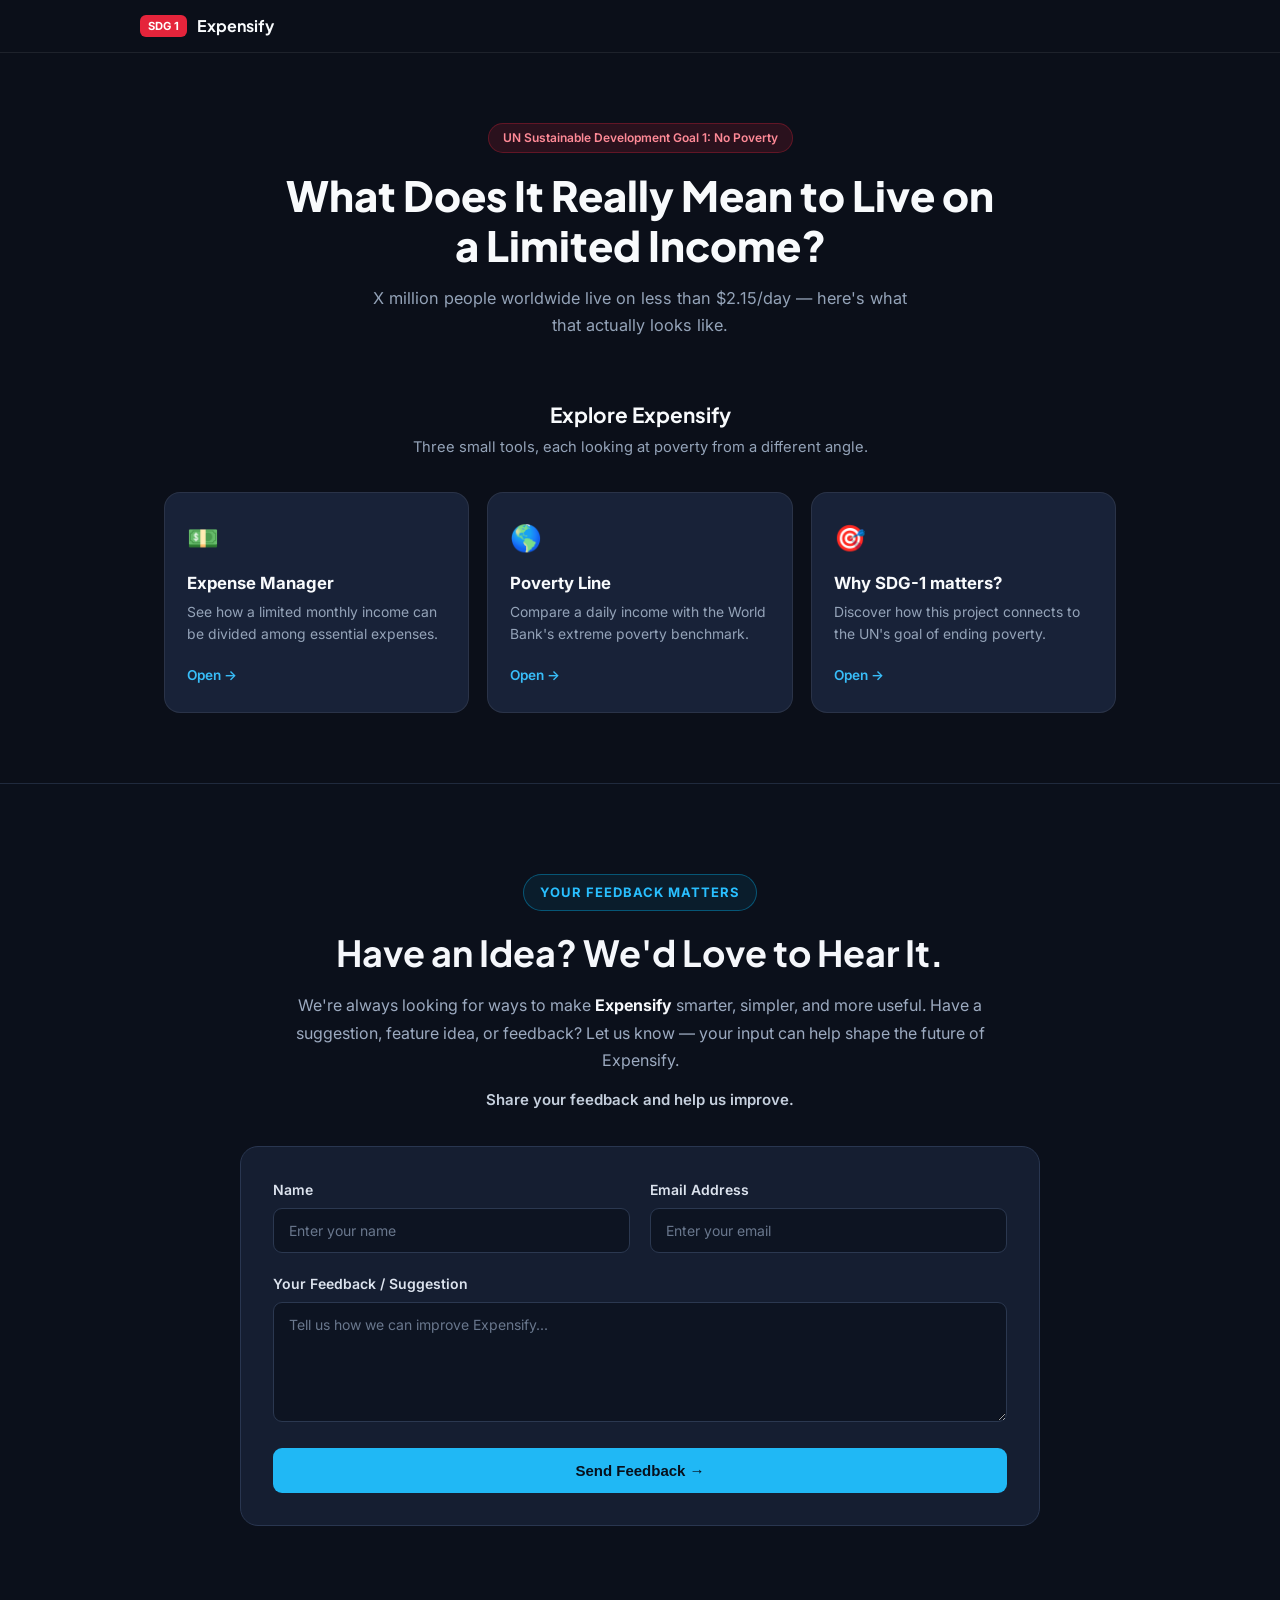
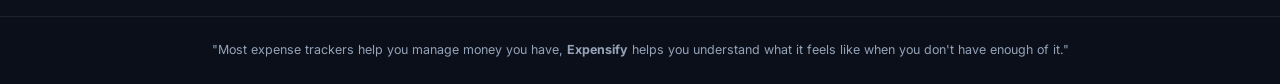
<file: index.html>
<!DOCTYPE html>
<html lang="en">
<head>
  <meta charset="UTF-8" />
  <meta name="viewport" content="width=device-width, initial-scale=1.0" />
  <title>Expensify — SDG 1</title>

  <link rel="preconnect" href="https://fonts.googleapis.com">
  <link rel="preconnect" href="https://fonts.gstatic.com" crossorigin>
  <link href="https://fonts.googleapis.com/css2?family=Plus+Jakarta+Sans:wght@700;800&family=Inter:wght@400;500;600;700&display=swap" rel="stylesheet">

  <link rel="stylesheet" href="style.css" />
</head>
<body>

  <header class="site-nav">
    <div class="nav-inner">
      <a href="index.html" class="brand-group">
        <span class="sdg-badge">SDG 1</span>
        <span class="brand-title">Expensify</span>
      </a>
    </div>
  </header>

  <section class="hero-main">
    <div class="hero-box">UN Sustainable Development Goal 1: No Poverty</div>
    <h1 class="hero-headline">What Does It Really Mean to Live on a Limited Income?</h1>
    <p class="hero-description">
      X million people worldwide live on less than $2.15/day — here's what that actually looks like.
    </p>
  </section>

  <section class="features-section">
    <h2 class="features-heading">Explore Expensify</h2>
    <p class="features-subheading">Three small tools, each looking at poverty from a different angle.</p>

    <div class="feature-grid">
      <a href="dashboard.html" class="feature-card">
        <span class="feature-icon">&#128181;</span>
        <div class="feature-title">Expense Manager</div>
        <p class="feature-desc">See how a limited monthly income can be divided among essential expenses.</p>
        <span class="feature-cta">Open &rarr;</span>
      </a>

      <a href="poverty.html" class="feature-card">
        <span class="feature-icon">&#127758;</span>
        <div class="feature-title">Poverty Line</div>
        <p class="feature-desc">Compare a daily income with the World Bank's extreme poverty benchmark.</p>
        <span class="feature-cta">Open &rarr;</span>
      </a>

      <a href="about.html" class="feature-card">
        <span class="feature-icon">&#127919;</span>
        <div class="feature-title">Why SDG-1 matters?</div>
        <p class="feature-desc">Discover how this project connects to the UN's goal of ending poverty.</p>
        <span class="feature-cta">Open &rarr;</span>
      </a>
    </div>
  </section>
  <!-- Feedback Section -->
<section class="feedback-section">

    <div class="feedback-content">

        <span class="feedback-tag">YOUR FEEDBACK MATTERS</span>

        <h2>Have an Idea? We'd Love to Hear It.</h2>

        <p class="feedback-description">
            We're always looking for ways to make <strong>Expensify</strong>
            smarter, simpler, and more useful. Have a suggestion, feature
            idea, or feedback? Let us know — your input can help shape
            the future of Expensify.
        </p>

        <p class="feedback-subtext">
            Share your feedback and help us improve.
        </p>

        <form class="feedback-form" id="feedbackForm">

            <div class="input-row">

                <div class="input-group">
                    <label for="name">Name</label>
                    <input 
                        type="text" 
                        id="name" 
                        placeholder="Enter your name"
                        required
                    >
                </div>

                <div class="input-group">
                    <label for="email">Email Address</label>
                    <input 
                        type="email" 
                        id="email" 
                        placeholder="Enter your email"
                        required
                    >
                </div>

            </div>

            <div class="input-group">
                <label for="feedback">Your Feedback / Suggestion</label>

                <textarea 
                    id="feedback"
                    rows="5"
                    placeholder="Tell us how we can improve Expensify..."
                    required
                ></textarea>
            </div>

            <button type="submit" class="feedback-button">
                Send Feedback →
            </button>

        </form>
</section>

  <footer class="site-footer">
    
    "Most expense trackers help you manage money you have, <strong>Expensify</strong> helps you understand what it feels like when you don't have enough of it."
    </form>
  </footer>

</body>
</html>
</file>
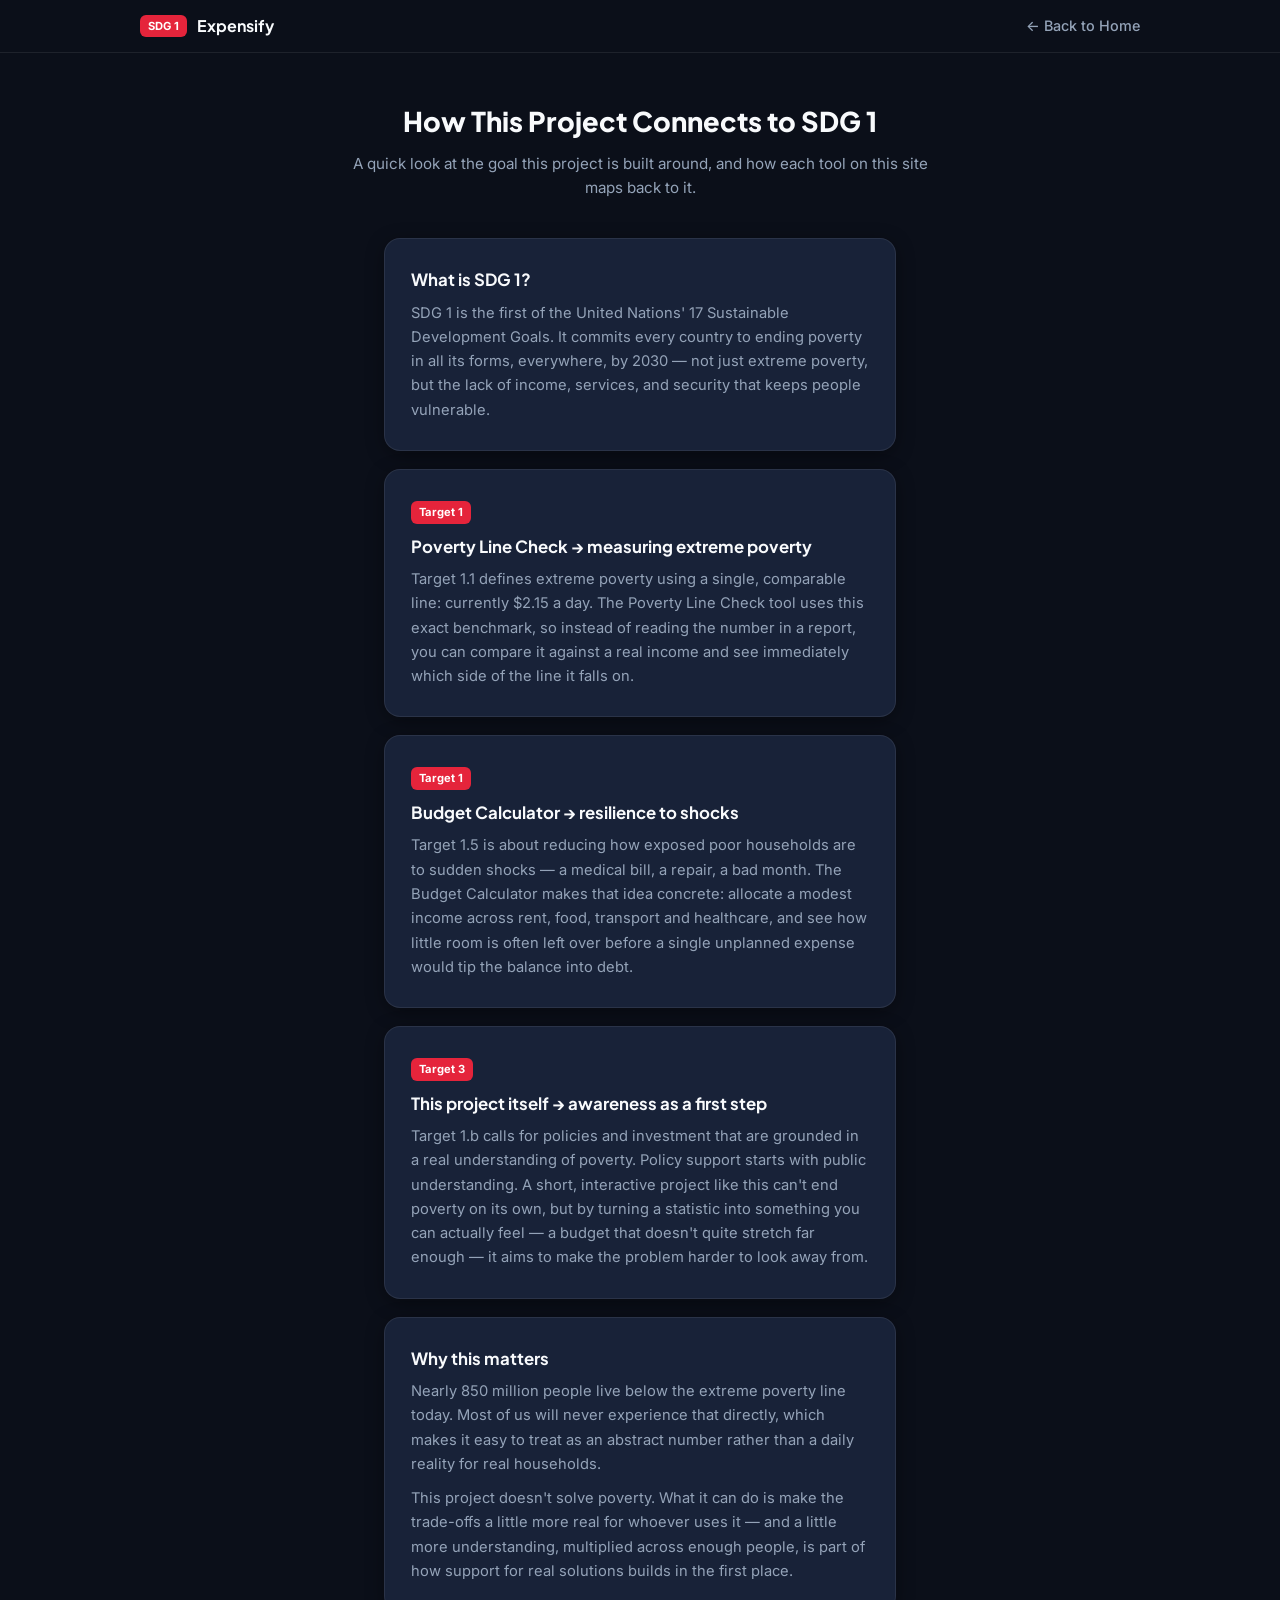
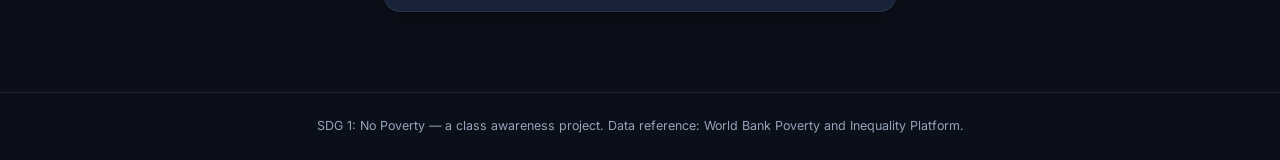
<file: about.html>
<!DOCTYPE html>
<html lang="en">
<head>
  <meta charset="UTF-8" />
  <meta name="viewport" content="width=device-width, initial-scale=1.0" />
  <title>SDG 1 Connection — Understanding Poverty</title>

  <link rel="preconnect" href="https://fonts.googleapis.com">
  <link rel="preconnect" href="https://fonts.gstatic.com" crossorigin>
  <link href="https://fonts.googleapis.com/css2?family=Plus+Jakarta+Sans:wght@700;800&family=Inter:wght@400;500;600;700&display=swap" rel="stylesheet">

  <link rel="stylesheet" href="style.css" />
</head>
<body>

  <header class="site-nav">
    <div class="nav-inner">
      <a href="index.html" class="brand-group">
        <span class="sdg-badge">SDG 1</span>
        <span class="brand-title">Expensify</span>
      </a>
      <a href="index.html" class="nav-link">&larr; Back to Home</a>
    </div>
  </header>

  <div class="page-header">
    <h1>How This Project Connects to SDG 1</h1>
    <p>A quick look at the goal this project is built around, and how each tool on this site maps back to it.</p>
  </div>

  <div class="page-content">

    <div class="tool-card">
      <h3>What is SDG 1?</h3>
      <p>
        SDG 1 is the first of the United Nations' 17 Sustainable Development Goals.
        It commits every country to ending poverty in all its forms, everywhere, by 2030
        &mdash; not just extreme poverty, but the lack of income, services, and security
        that keeps people vulnerable.
      </p>
    </div>

    <div class="tool-card">
      <span class="sdg-badge">Target 1</span>
      <h3>Poverty Line Check &rarr; measuring extreme poverty</h3>
      <p>
        Target 1.1 defines extreme poverty using a single, comparable line: currently
        $2.15 a day. The Poverty Line Check tool uses this exact benchmark, so instead
        of reading the number in a report, you can compare it against a real income
        and see immediately which side of the line it falls on.
      </p>
    </div>

    <div class="tool-card">
      <span class="sdg-badge">Target 1</span>
      <h3>Budget Calculator &rarr; resilience to shocks</h3>
      <p>
        Target 1.5 is about reducing how exposed poor households are to sudden shocks
        &mdash; a medical bill, a repair, a bad month. The Budget Calculator makes that
        idea concrete: allocate a modest income across rent, food, transport and
        healthcare, and see how little room is often left over before a single
        unplanned expense would tip the balance into debt.
      </p>
    </div>

    <div class="tool-card">
      <span class="sdg-badge">Target 3</span>
      <h3>This project itself &rarr; awareness as a first step</h3>
      <p>
        Target 1.b calls for policies and investment that are grounded in a real
        understanding of poverty. Policy support starts with public understanding.
        A short, interactive project like this can't end poverty on its own, but by
        turning a statistic into something you can actually feel &mdash; a budget that
        doesn't quite stretch far enough &mdash; it aims to make the problem harder to
        look away from.
      </p>
    </div>

    <div class="tool-card">
      <h3>Why this matters</h3>
      <p>
        Nearly 850 million people live below the extreme poverty line today. Most of
        us will never experience that directly, which makes it easy to treat as an
        abstract number rather than a daily reality for real households.
      </p>
      <p>
        This project doesn't solve poverty. What it can do is make the trade-offs a
        little more real for whoever uses it &mdash; and a little more understanding,
        multiplied across enough people, is part of how support for real solutions
        builds in the first place.
      </p>
    </div>

  </div>

  <footer class="site-footer">
    SDG 1: No Poverty &mdash; a class awareness project. Data reference: World Bank Poverty and Inequality Platform.
  </footer>

</body>
</html>
</file>
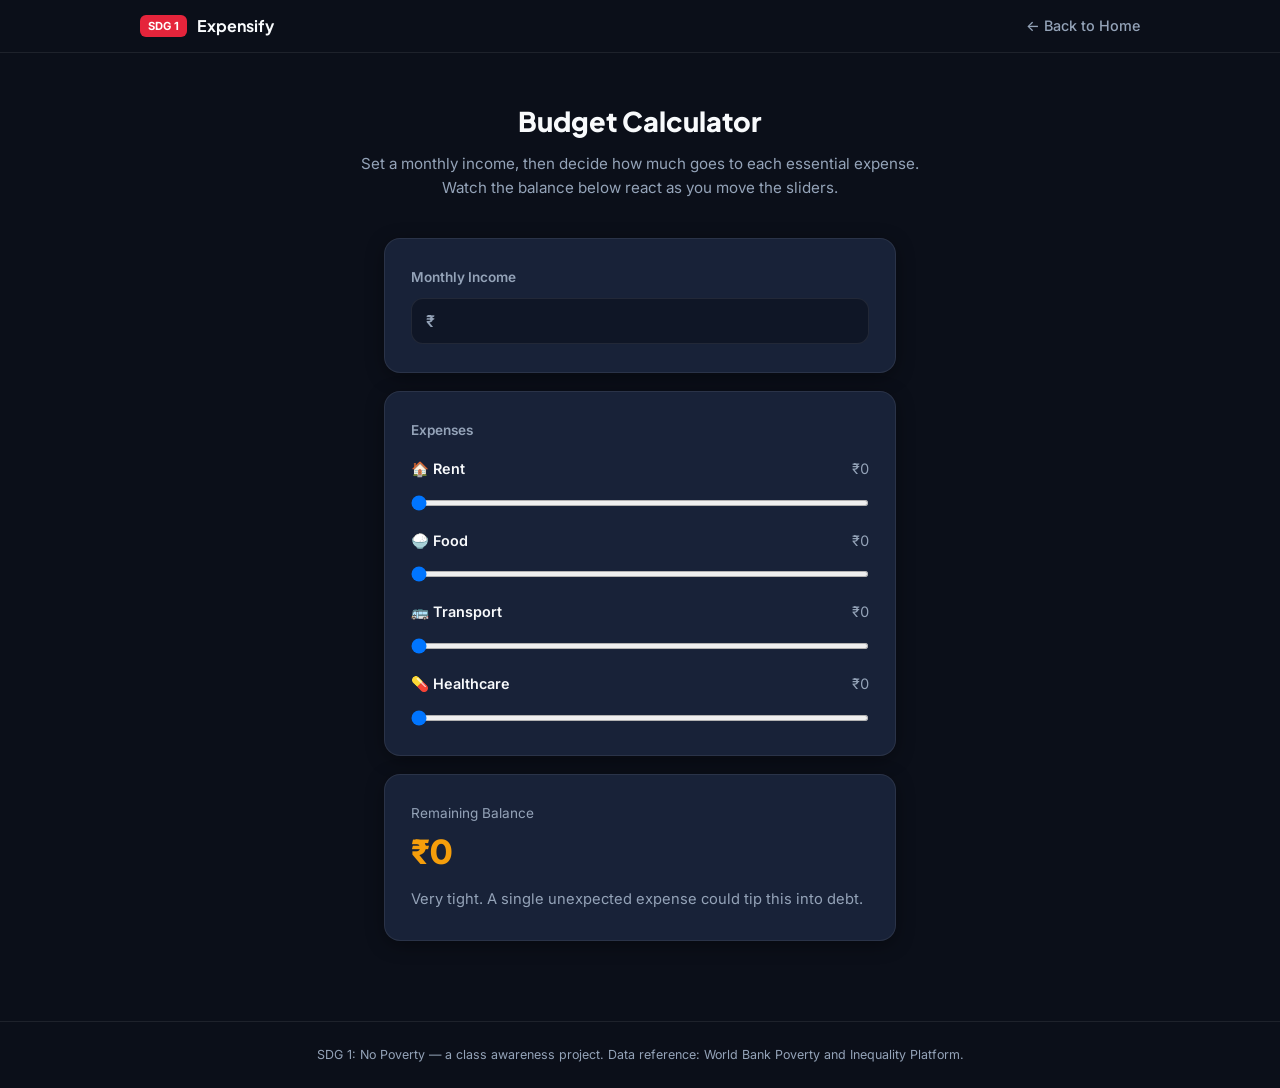
<file: dashboard.html>
<!DOCTYPE html>
<html lang="en">
<head>
  <meta charset="UTF-8" />
  <meta name="viewport" content="width=device-width, initial-scale=1.0" />
  <title>Budget Calculator — Understanding Poverty</title>

  <link rel="preconnect" href="https://fonts.googleapis.com">
  <link rel="preconnect" href="https://fonts.gstatic.com" crossorigin>
  <link href="https://fonts.googleapis.com/css2?family=Plus+Jakarta+Sans:wght@700;800&family=Inter:wght@400;500;600;700&display=swap" rel="stylesheet">

  <link rel="stylesheet" href="style.css" />
</head>
<body>

  <header class="site-nav">
    <div class="nav-inner">
      <a href="index.html" class="brand-group">
        <span class="sdg-badge">SDG 1</span>
        <span class="brand-title">Expensify</span>
      </a>
      <a href="index.html" class="nav-link">&larr; Back to Home</a>
    </div>
  </header>

  <div class="page-header">
    <h1>Budget Calculator</h1>
    <p>Set a monthly income, then decide how much goes to each essential expense. Watch the balance below react as you move the sliders.</p>
  </div>

  <div class="page-content">

    <div class="tool-card">
      <div class="card-label">Monthly Income</div>
      <div class="income-input-wrap">
        <span>&#8377;</span>
        <input type="number" id="incomeInput"  min="1000" step="100" oninput="updateBudget()" />
      </div>
    </div>

    <div class="tool-card">
      <div class="card-label">Expenses</div>

      <div class="slider-row">
        <div class="slider-top">
          <span>&#127968; Rent</span>
          <span id="rentValue">&#8377;0</span>
        </div>
        <input type="range" id="rentSlider" min="0" max="60000" step="100" value="0" oninput="updateBudget()" />
      </div>

      <div class="slider-row">
        <div class="slider-top">
          <span>&#127834; Food</span>
          <span id="foodValue">&#8377;0</span>
        </div>
        <input type="range" id="foodSlider" min="0" max="10000" step="100" value="0" oninput="updateBudget()" />
      </div>

      <div class="slider-row">
        <div class="slider-top">
          <span>&#128652; Transport</span>
          <span id="transportValue">&#8377;0</span>
        </div>
        <input type="range" id="transportSlider" min="0" max="5000" step="50" value="0" oninput="updateBudget()" />
      </div>

      <div class="slider-row">
        <div class="slider-top">
          <span>&#128138; Healthcare</span>
          <span id="healthcareValue">&#8377;0</span>
        </div>
        <input type="range" id="healthcareSlider" min="0" max="10000" step="50" value="0" oninput="updateBudget()" />
      </div>
    </div>

    <div class="tool-card">
      <div class="balance-label">Remaining Balance</div>
      <div class="balance-amount state-good" id="balanceAmount">&#8377;8,000</div>
      <p class="feedback-text" id="feedbackMessage">Move the sliders above to allocate this month's income.</p>
    </div>

  </div>

  <footer class="site-footer">
    SDG 1: No Poverty &mdash; a class awareness project. Data reference: World Bank Poverty and Inequality Platform.
  </footer>

  <script src="script.js"></script>
</body>
</html>
</file>
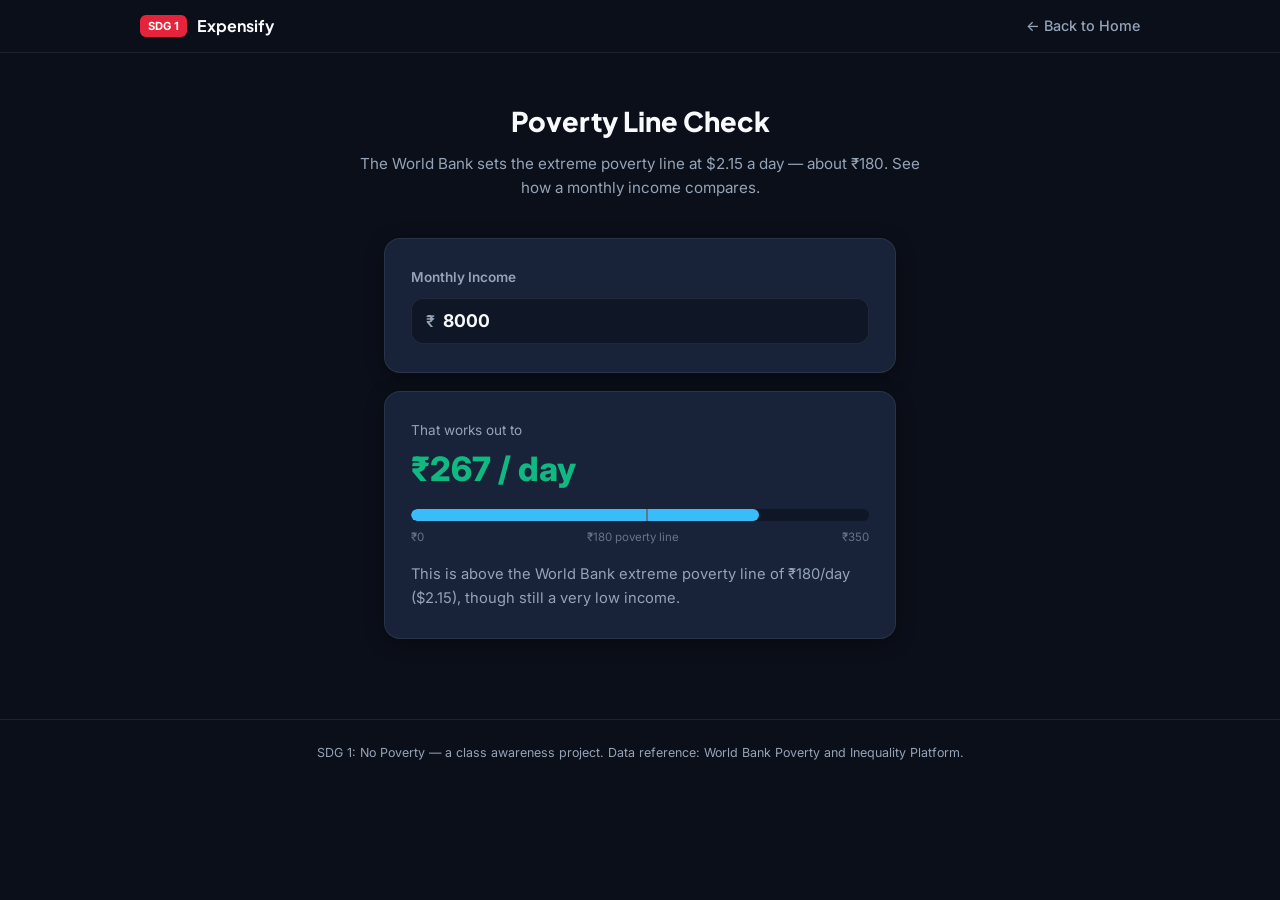
<file: poverty.html>
<!DOCTYPE html>
<html lang="en">
<head>
  <meta charset="UTF-8" />
  <meta name="viewport" content="width=device-width, initial-scale=1.0" />
  <title>Poverty Line Check — Understanding Poverty</title>

  <link rel="preconnect" href="https://fonts.googleapis.com">
  <link rel="preconnect" href="https://fonts.gstatic.com" crossorigin>
  <link href="https://fonts.googleapis.com/css2?family=Plus+Jakarta+Sans:wght@700;800&family=Inter:wght@400;500;600;700&display=swap" rel="stylesheet">

  <link rel="stylesheet" href="style.css" />
</head>
<body>

  <header class="site-nav">
    <div class="nav-inner">
      <a href="index.html" class="brand-group">
        <span class="sdg-badge">SDG 1</span>
        <span class="brand-title">Expensify</span>
      </a>
      <a href="index.html" class="nav-link">&larr; Back to Home</a>
    </div>
  </header>

  <div class="page-header">
    <h1>Poverty Line Check</h1>
    <p>The World Bank sets the extreme poverty line at $2.15 a day &mdash; about &#8377;180. See how a monthly income compares.</p>
  </div>

  <div class="page-content">

    <div class="tool-card">
      <div class="card-label">Monthly Income</div>
      <div class="income-input-wrap">
        <span>&#8377;</span>
        <input type="number" id="incomeInput" value="8000" min="0" step="100" oninput="checkPovertyLine()" />
      </div>
    </div>

    <div class="tool-card">
      <div class="balance-label">That works out to</div>
      <div class="balance-amount state-good" id="dailyAmount">&#8377;267 / day</div>

      <div class="gauge-bar-bg">
        <div class="gauge-bar-fill" id="gaugeFill"></div>
        <div class="gauge-marker"></div>
      </div>
      <div class="gauge-scale">
        <span>&#8377;0</span>
        <span>&#8377;180 poverty line</span>
        <span>&#8377;350</span>
      </div>

      <p class="feedback-text" id="verdictMessage">Above the World Bank extreme poverty line.</p>
    </div>

  </div>

  <footer class="site-footer">
    SDG 1: No Poverty &mdash; a class awareness project. Data reference: World Bank Poverty and Inequality Platform.
  </footer>

  <script src="poverty.js"></script>
</body>
</html>
</file>
<file: style.css>
/* Design tokens: colors, spacing, radius used across every page */
:root {
  --bg-body: #0b0f19;
  --bg-card: #182238;
  --bg-card-hover: #1e2b46;
  --bg-input: #0f1626;

  --border-subtle: rgba(255, 255, 255, 0.08);
  --border-medium: rgba(255, 255, 255, 0.14);

  --text-main: #f8fafc;
  --text-muted: #94a3b8;
  --text-faint: #64748b;

  --color-positive: #10b981;
  --color-warning: #f59e0b;
  --color-danger: #ef4444;
  --color-accent: #38bdf8;
  --color-sdg: #e5243b;

  --radius-md: 12px;
  --radius-lg: 16px;
  --radius-full: 9999px;

  --shadow-card: 0 4px 20px -2px rgba(0, 0, 0, 0.45);
}

* {
  margin: 0;
  padding: 0;
  box-sizing: border-box;
}

html {
  scroll-behavior: smooth;
}

body {
  font-family: 'Inter', system-ui, -apple-system, sans-serif;
  background-color: var(--bg-body);
  color: var(--text-main);
  line-height: 1.5;
}

h1, h2, h3, .brand-title {
  font-family: 'Plus Jakarta Sans', 'Inter', sans-serif;
}

a {
  color: inherit;
}

/* ---------- Nav bar (same on every page) ---------- */
.site-nav {
  border-bottom: 1px solid var(--border-subtle);
  padding: 14px 24px;
}

.nav-inner {
  max-width: 1000px;
  margin: 0 auto;
  display: flex;
  align-items: center;
  justify-content: space-between;
}

.brand-group {
  display: flex;
  align-items: center;
  gap: 10px;
  text-decoration: none;
}

.sdg-badge {
  display: inline-block;
  background: var(--color-sdg);
  color: #ffffff;
  font-size: 0.7rem;
  font-weight: 700;
  padding: 3px 8px;
  border-radius: 6px;
}

.brand-title {
  font-size: 1rem;
  font-weight: 700;
  color: var(--text-main);
}

.nav-link {
  color: var(--text-muted);
  text-decoration: none;
  font-size: 0.9rem;
  font-weight: 500;
}

.nav-link:hover {
  color: var(--text-main);
}

/* ---------- Homepage hero ---------- */
.hero-main{
  max-width: 760px;
  margin: 0 auto;
  padding: 70px 24px 40px;
  text-align: center;
}

.hero-box{
  display: inline-block;
  background: rgba(229, 36, 59, 0.14);
  color: #ff8a97;
  border: 1px solid rgba(229, 36, 59, 0.3);
  padding: 5px 14px;
  border-radius: var(--radius-full);
  font-size: 0.75rem;
  font-weight: 600;
  margin-bottom: 18px;
}

.hero-headline {
  font-size: clamp(1.9rem, 4vw, 2.6rem);
  font-weight: 800;
  line-height: 1.2;
  margin-bottom: 14px;
}

.hero-description {
  color: var(--text-muted);
  font-size: 1.02rem;
  line-height: 1.65;
  max-width: 560px;
  margin: 0 auto;
}

/* ---------- Feature cards on the homepage ---------- */
.features-section {
  max-width: 1000px;
  margin: 0 auto;
  padding: 20px 24px 70px;
}

.features-heading {
  text-align: center;
  font-size: 1.3rem;
  font-weight: 700;
  margin-bottom: 6px;
}

.features-subheading {
  text-align: center;
  color: var(--text-muted);
  font-size: 0.92rem;
  margin-bottom: 34px;
}

.feature-grid {
  display: grid;
  grid-template-columns: repeat(3, 1fr);
  gap: 18px;
}

.feature-card {
  display: block;
  background: var(--bg-card);
  border: 1px solid var(--border-subtle);
  border-radius: var(--radius-lg);
  padding: 26px 22px;
  text-decoration: none;
  transition: border-color 180ms ease, transform 180ms ease;
}

.feature-card:hover {
  border-color: var(--border-medium);
  transform: translateY(-2px);
}

.feature-icon {
  font-size: 1.6rem;
  margin-bottom: 14px;
  display: block;
}

.feature-title {
  font-size: 1.05rem;
  font-weight: 700;
  color: var(--text-main);
  margin-bottom: 6px;
}

.feature-desc {
  font-size: 0.87rem;
  color: var(--text-muted);
  line-height: 1.55;
  margin-bottom: 16px;
}

.feature-cta {
  font-size: 0.85rem;
  font-weight: 600;
  color: var(--color-accent);
}

/* ---------- Sub-page header (dashboard / poverty / facts) ---------- */
.page-header {
  max-width: 640px;
  margin: 0 auto;
  padding: 48px 24px 8px;
  text-align: center;
}

.page-header h1 {
  font-size: 1.7rem;
  font-weight: 800;
  margin-bottom: 10px;
}

.page-header p {
  color: var(--text-muted);
  font-size: 0.95rem;
  line-height: 1.6;
}

/* ---------- Generic card used on the tool pages ---------- */
.page-content {
  max-width: 560px;
  margin: 0 auto;
  padding: 30px 24px 80px;
}

.tool-card {
  background: var(--bg-card);
  border: 1px solid var(--border-subtle);
  border-radius: var(--radius-lg);
  padding: 28px 26px;
  box-shadow: var(--shadow-card);
}

.tool-card + .tool-card {
  margin-top: 18px;
}

.card-label {
  font-size: 0.85rem;
  font-weight: 600;
  color: var(--text-muted);
  margin-bottom: 10px;
}

/* Text content inside a tool-card, used on the about page */
.tool-card .sdg-badge {
  margin-bottom: 10px;
}

.tool-card h3 {
  font-size: 1.05rem;
  margin-bottom: 8px;
}

.tool-card p {
  color: var(--text-muted);
  font-size: 0.92rem;
  line-height: 1.65;
}

.tool-card p + p {
  margin-top: 10px;
}

/* Income number input */
.income-input-wrap {
  display: flex;
  align-items: center;
  gap: 8px;
  background: var(--bg-input);
  border: 1px solid var(--border-subtle);
  border-radius: var(--radius-md);
  padding: 10px 14px;
}

.income-input-wrap span {
  color: var(--text-muted);
  font-weight: 600;
}

.income-input-wrap input {
  flex: 1;
  background: none;
  border: none;
  outline: none;
  color: var(--text-main);
  font-size: 1.1rem;
  font-weight: 700;
  font-family: inherit;
}

/* Sliders */
.slider-row {
  margin-top: 18px;
}

.slider-top {
  display: flex;
  justify-content: space-between;
  align-items: center;
  margin-bottom: 8px;
  font-size: 0.9rem;
}

.slider-top span:first-child {
  font-weight: 600;
}

.slider-top span:last-child {
  color: var(--text-muted);
  font-variant-numeric: tabular-nums;
}

input[type="range"] {
  width: 100%;
  height: 6px;
  border-radius: var(--radius-full);
  background: var(--bg-input);
  outline: none;
}

input[type="range"]::-webkit-slider-thumb {
  -webkit-appearance: none;
  width: 18px;
  height: 18px;
  border-radius: 50%;
  background: var(--color-accent);
  cursor: pointer;
  border: 3px solid var(--bg-body);
}

input[type="range"]::-moz-range-thumb {
  width: 18px;
  height: 18px;
  border-radius: 50%;
  background: var(--color-accent);
  cursor: pointer;
  border: 3px solid var(--bg-body);
}

/* Balance result */
.balance-label {
  color: var(--text-muted);
  font-size: 0.85rem;
  margin-bottom: 4px;
}

.balance-amount {
  font-size: 2.1rem;
  font-weight: 800;
  margin-bottom: 10px;
}

.feedback-text {
  font-size: 0.9rem;
  color: var(--text-muted);
  line-height: 1.5;
}

/* Poverty-line bar */
.gauge-bar-bg {
  width: 100%;
  height: 12px;
  background: var(--bg-input);
  border-radius: var(--radius-full);
  overflow: hidden;
  margin: 14px 0 8px;
  position: relative;
}

.gauge-bar-fill {
  height: 100%;
  background: var(--color-accent);
  border-radius: var(--radius-full);
  width: 0%;
  transition: width 200ms ease;
}

.gauge-marker {
  position: absolute;
  top: -4px;
  bottom: -4px;
  width: 2px;
  background: var(--text-faint);
  left: 51.4%;
}

.gauge-scale {
  display: flex;
  justify-content: space-between;
  font-size: 0.72rem;
  color: var(--text-faint);
  margin-bottom: 16px;
}

/* Facts card */
.fact-card {
  text-align: center;
  padding: 40px 26px;
}

.fact-quote-mark {
  font-size: 2.2rem;
  color: var(--color-accent);
  line-height: 1;
  margin-bottom: 10px;
}

.fact-text {
  font-size: 1.15rem;
  font-weight: 600;
  line-height: 1.55;
  margin-bottom: 24px;
}

/* Buttons */
.btn-primary {
  display: inline-block;
  background: linear-gradient(135deg, var(--color-accent) 0%, #0284c7 100%);
  color: #ffffff;
  font-size: 0.95rem;
  font-weight: 700;
  padding: 12px 26px;
  border-radius: var(--radius-full);
  border: none;
  text-decoration: none;
  cursor: pointer;
}

.btn-primary:hover {
  opacity: 0.92;
}

.hero-wrapper .btn-primary {
  margin-top: 22px;
}

/* Colors used by JS to reflect state */
.state-good { color: var(--color-positive); }
.state-warn { color: var(--color-warning); }
.state-bad { color: var(--color-danger); }

/* Footer */
.site-footer {
  border-top: 1px solid var(--border-subtle);
  padding: 24px;
  text-align: center;
  font-size: 0.78rem;
  color: var(--text-muted);
}

/* ---------- Small screens ---------- */
@media (max-width: 720px) {
  .feature-grid {
    grid-template-columns: 1fr;
  }
}


/* ================================
   FEEDBACK SECTION
================================ */

.feedback-section {
    width: 100%;
    padding: 90px 20px;
    background: #0b101b;
    border-top: 1px solid #202a3d;
    box-sizing: border-box;
}

.feedback-content {
    max-width: 900px;
    margin: 0 auto;
    text-align: center;
}

/* Small heading */

.feedback-tag {
    display: inline-block;
    padding: 8px 16px;
    border-radius: 30px;

    background: rgba(0, 191, 255, 0.08);
    border: 1px solid rgba(0, 191, 255, 0.35);

    color: #29bfff;
    font-size: 13px;
    font-weight: 700;
    letter-spacing: 1px;

    margin-bottom: 20px;
}

/* Main heading */

.feedback-content h2 {
    margin: 0 0 18px;

    color: #f5f7fb;
    font-size: 36px;
    font-weight: 700;
    line-height: 1.2;
}

/* Description */

.feedback-description {
    max-width: 700px;
    margin: 0 auto;

    color: #9caac0;
    font-size: 16px;
    line-height: 1.7;
}

.feedback-description strong {
    color: #f5f7fb;
}

/* Subtext */

.feedback-subtext {
    margin: 15px 0 35px;

    color: #c5cfdd;
    font-size: 15px;
    font-weight: 600;
}

/* Form */

.feedback-form {
    max-width: 800px;
    margin: 0 auto;

    padding: 32px;

    background: #151e31;
    border: 1px solid #293650;
    border-radius: 18px;

    text-align: left;
    box-sizing: border-box;
}

/* Two inputs in one row */

.input-row {
    display: flex;
    gap: 20px;
}

/* Input group */

.input-group {
    flex: 1;
    margin-bottom: 20px;
}

.input-group label {
    display: block;

    margin-bottom: 8px;

    color: #dce3ee;
    font-size: 14px;
    font-weight: 600;
}

/* Inputs */

.input-group input,
.input-group textarea {
    width: 100%;

    padding: 13px 15px;

    background: #0d1422;
    border: 1px solid #2b3850;
    border-radius: 9px;

    color: #f5f7fb;

    font-size: 14px;
    font-family: inherit;

    outline: none;
    box-sizing: border-box;

    transition: 0.25s ease;
}

/* Placeholder */

.input-group input::placeholder,
.input-group textarea::placeholder {
    color: #69778d;
}

/* Focus */

.input-group input:focus,
.input-group textarea:focus {
    border-color: #29bfff;
    box-shadow: 0 0 0 3px rgba(41, 191, 255, 0.08);
}

/* Textarea */

.input-group textarea {
    resize: vertical;
    min-height: 120px;
}

/* Button */

.feedback-button {
    width: 100%;

    padding: 14px 20px;

    border: none;
    border-radius: 9px;

    background: #20b8f5;
    color: #07101c;

    font-size: 15px;
    font-weight: 700;

    cursor: pointer;

    transition: all 0.25s ease;
}

.feedback-button:hover {
    background: #4ac8fa;
    transform: translateY(-2px);
    box-shadow: 0 8px 20px rgba(32, 184, 245, 0.18);
}

/* ================================
   MOBILE RESPONSIVE
================================ */

@media (max-width: 700px) {

    .feedback-section {
        padding: 65px 18px;
    }

    .feedback-content h2 {
        font-size: 28px;
    }

    .feedback-description {
        font-size: 15px;
    }

    .feedback-form {
        padding: 22px;
    }

    .input-row {
        flex-direction: column;
        gap: 0;
    }

}
</file>
